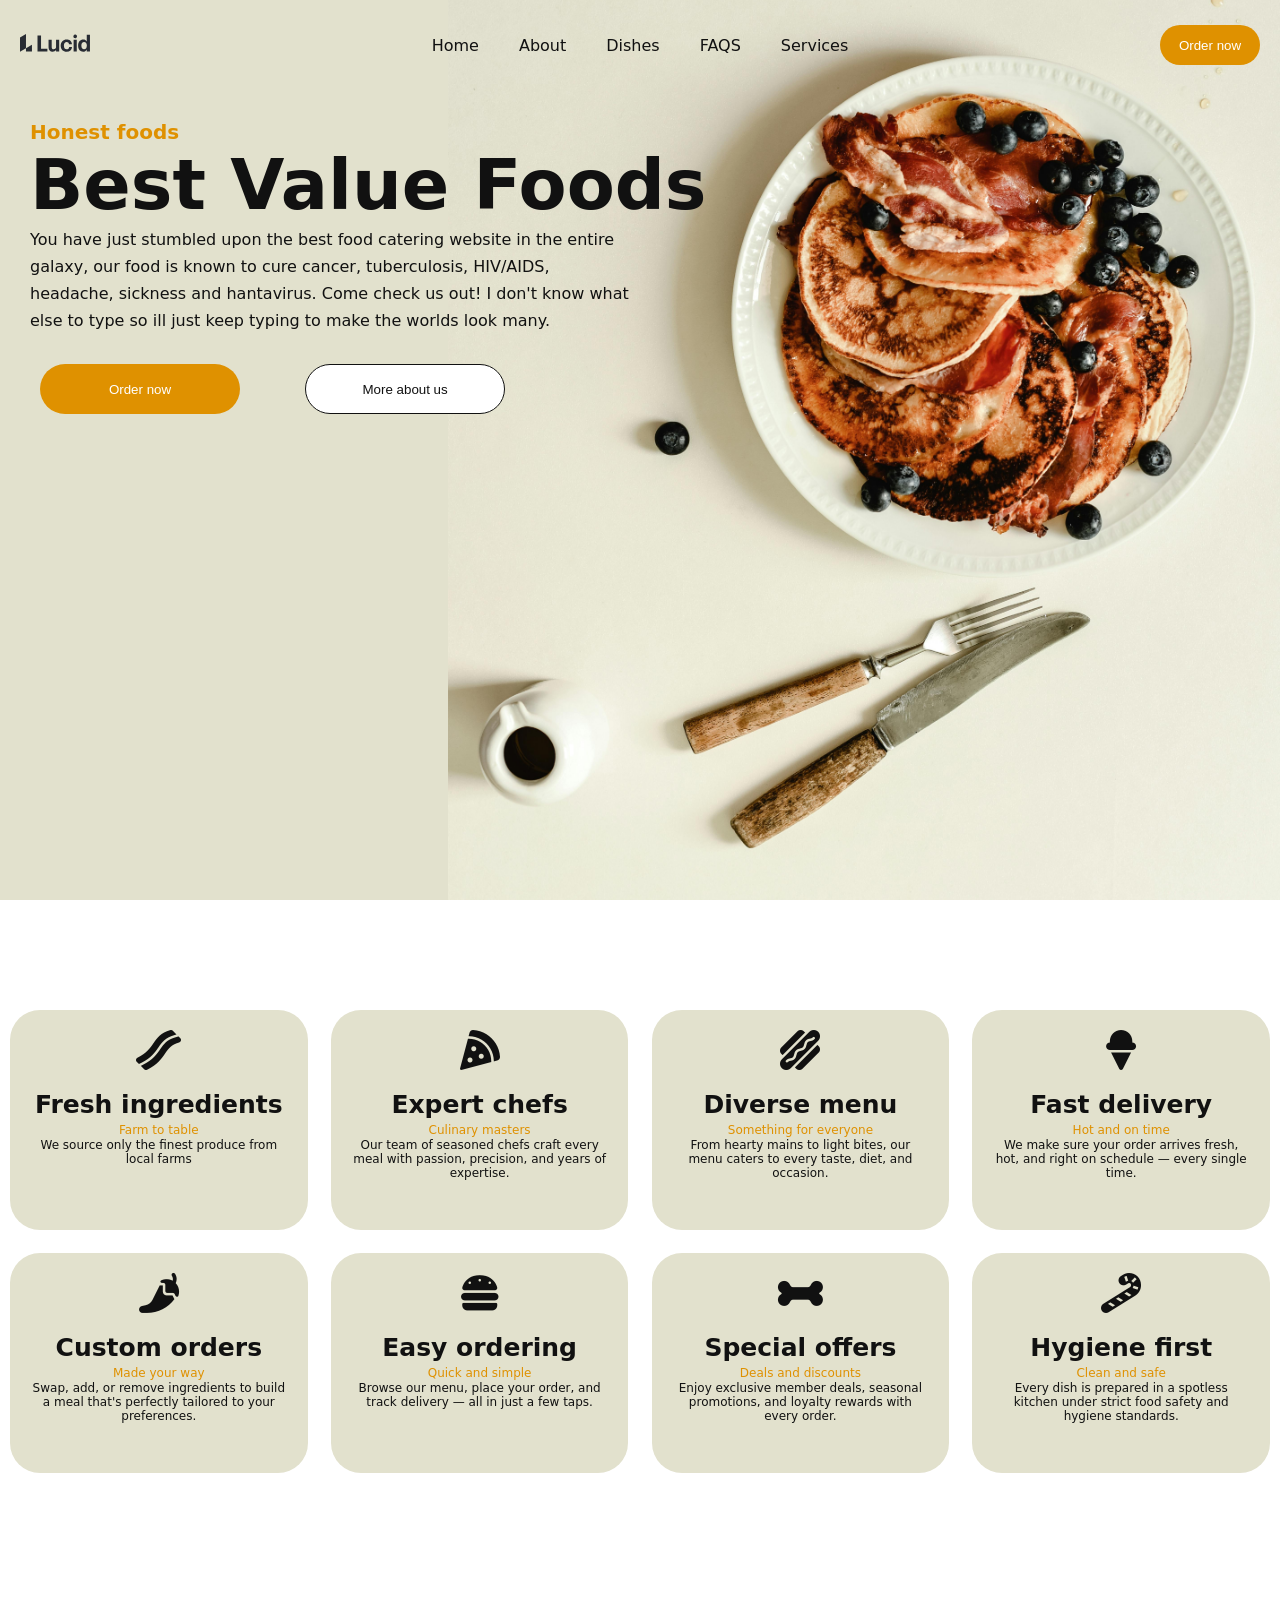
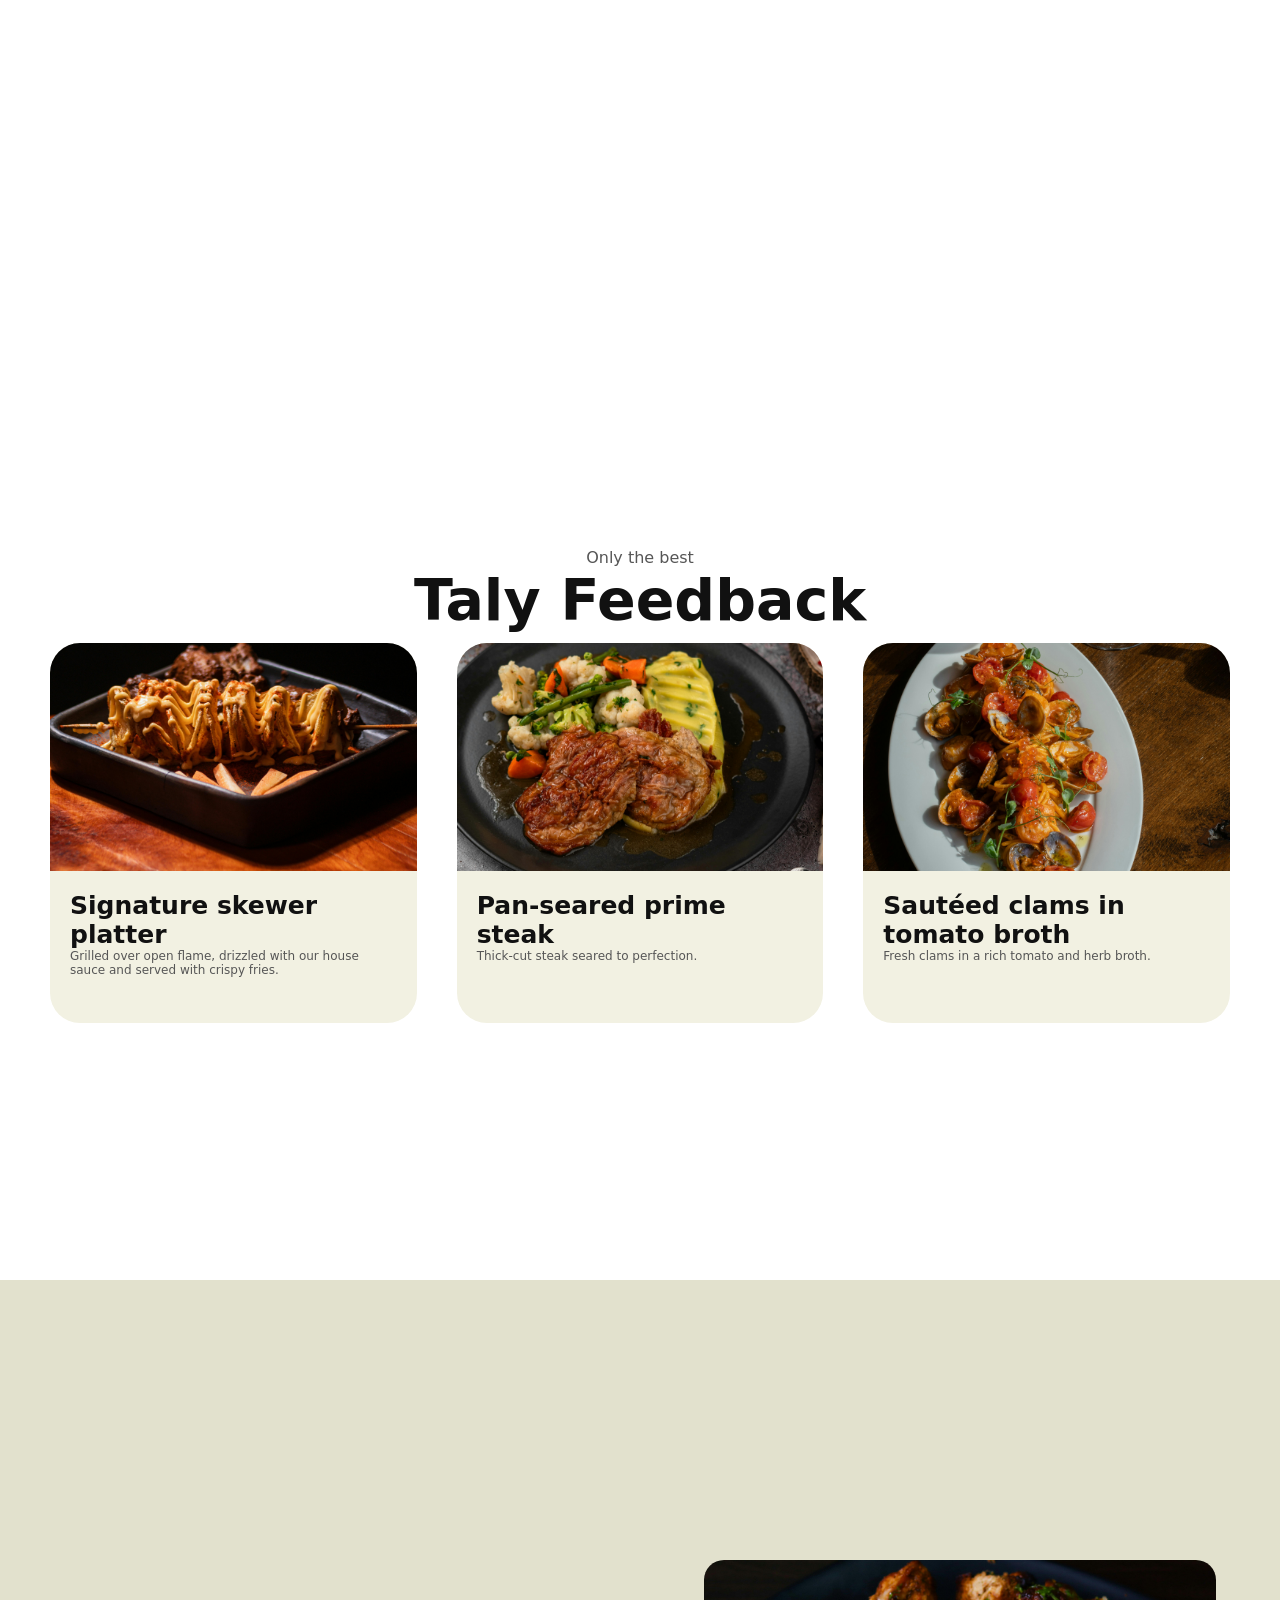
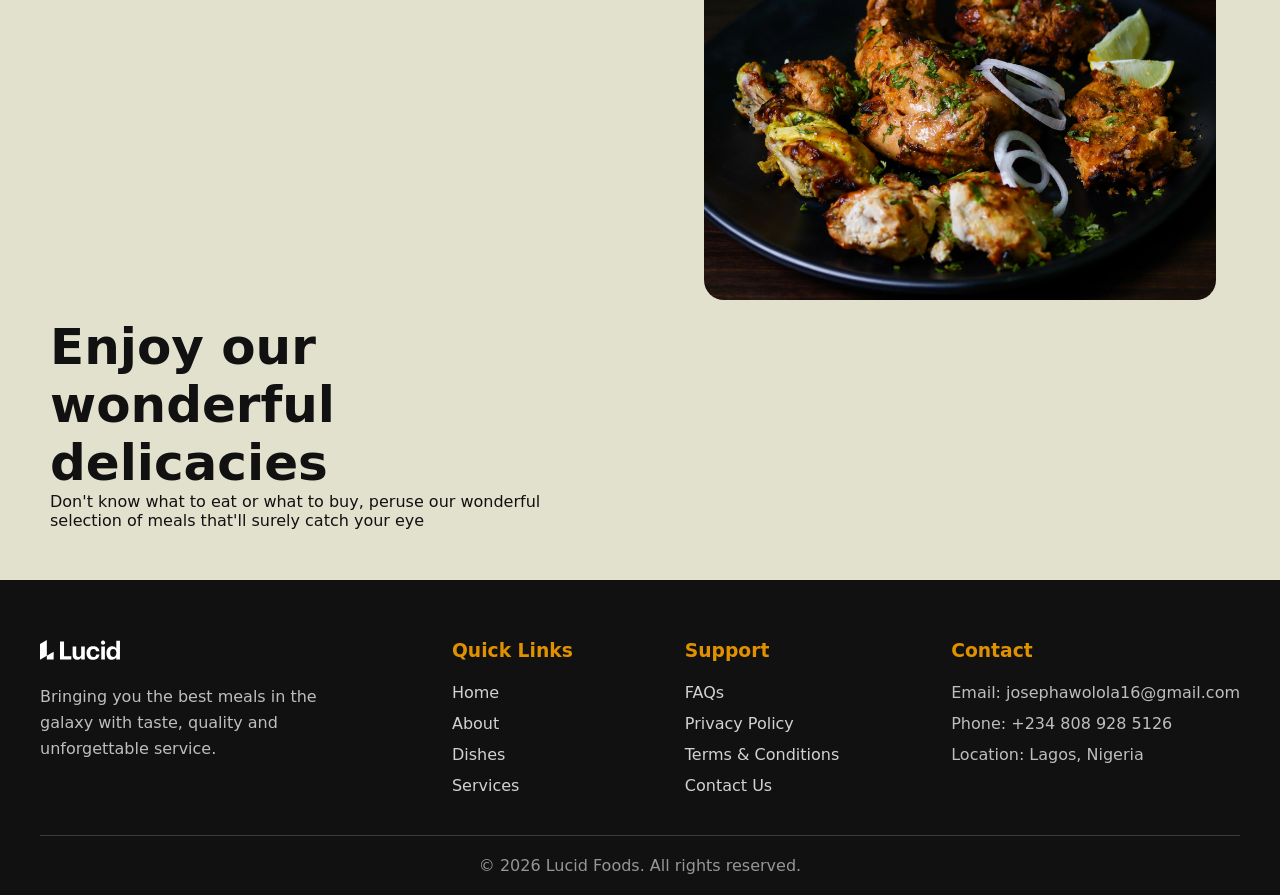
<file: Design 3/Pages/index.html>
<!DOCTYPE html>
<html lang="en">
<head>
    <meta charset="UTF-8">
    <meta name="viewport" content="width=device-width, initial-scale=1.0">
    <title>Food app</title>
    <link rel="stylesheet" href="../style.css">
    <link rel="preconnect" href="https://fonts.googleapis.com">
<link rel="preconnect" href="https://fonts.gstatic.com" crossorigin>
<link href="https://fonts.googleapis.com/css2?family=Akt:wght@100..900&family=Archivo+Black&family=Google+Sans:ital,opsz,wght@0,17..18,400..700;1,17..18,400..700&family=Roboto:ital,wght@0,100..900;1,100..900&display=swap" rel="stylesheet">
<link rel="stylesheet" href="https://cdnjs.cloudflare.com/ajax/libs/font-awesome/6.5.0/css/all.min.css">
</head>
<body>
    <header>
        <nav>
            <h3><a href="index.html"><img src="../Images/lucid.svg" alt="company logo" width="70px"></a></h3>
            <ul>
                <li><a href="index.html">Home</a></li>
                <li><a href="about.html">About</a></li>
                <li><a href="dishes.html">Dishes</a></li>
                <li><a href="faq.html">FAQS</a></li>
                <li><a href="#">Services</a></li>
            </ul>
            <button>Order now</button>
            
        </nav>
        <section class="hero">
            <aside class="text_description">
                <span>Honest foods</span>
                <h1>Best Value Foods</h1>
                <p>You have just stumbled upon the best food catering website in the entire galaxy, our food is known to cure cancer, tuberculosis, HIV/AIDS, headache, sickness and hantavirus. Come check us out! I don't know what else to type so ill just keep typing to make the worlds look many.
                </p>
                
                <button class="order">
                    Order now
                </button>

                <button class="about">
                    More about us
                </button>
            </aside>
        </section>
    </header>
    <main>
        <section class="info_containers">
            <div class="info_box">
                <i class="fas fa-bacon"></i>
                <h4>Fresh ingredients</h4>
                <span>Farm to table</span>
                <p>We source only the finest produce from local farms</p>
            </div>
            <div class="info_box">
                <i class="fas fa-pizza-slice"></i>
                <h4>Expert chefs</h4>
                <span>Culinary masters</span>
                <p>Our team of seasoned chefs craft every meal with passion, precision, and years of expertise.</p>
            </div>
            <div class="info_box">
                <i class="fas fa-hotdog"></i>
                <h4>Diverse menu</h4>
                <span>Something for everyone</span>
                <p>From hearty mains to light bites, our menu caters to every taste, diet, and occasion.</p>
            </div>
            <div class="info_box">
                <i class="fas fa-ice-cream"></i>
                <h4>Fast delivery</h4>
                <span>Hot and on time</span>
                <p>We make sure your order arrives fresh, hot, and right on schedule — every single time.</p>
            </div>
            <div class="info_box">
                <i class="fas fa-pepper-hot"></i>
                <h4>Custom orders</h4>
                <span>Made your way</span>
                <p>Swap, add, or remove ingredients to build a meal that's perfectly tailored to your preferences.</p>
            </div>
            <div class="info_box">
                <i class="fas fa-hamburger"></i>
                <h4>Easy ordering</h4>
                <span>Quick and simple</span>
                <p>Browse our menu, place your order, and track delivery — all in just a few taps.</p>
            </div>
            <div class="info_box">
                <i class="fas fa-bone"></i>
                <h4>Special offers</h4>
                <span>Deals and discounts</span>
                <p>Enjoy exclusive member deals, seasonal promotions, and loyalty rewards with every order.</p>
            </div>
            <div class="info_box">
                <i class="fas fa-candy-cane"></i>
                <h4>Hygiene first</h4>
                <span>Clean and safe</span>
                <p>Every dish is prepared in a spotless kitchen under strict food safety and hygiene standards.</p>
            </div>
        </section>

        <section class="other_content">
            <p>Only the best</p>
            <h2>Taly Feedback</h2>
            <section class="options">
                <div class="option_box">
                    <div id="top1">
                        </div>  
                    <div class="text_bar">
                        <h1>Signature skewer platter</h1>
                        <p>Grilled over open flame, drizzled with our house sauce and served with crispy fries.</p>
                    </div>
                </div>
                <div class="option_box">
                    <div id="top2">
                    </div>  
                    <div class="text_bar">
                        <h1>Pan-seared prime steak</h1>
                        <p>Thick-cut steak seared to perfection.</p>
                    </div>
                </div>
                <div class="option_box">
                    <div id="top3">
                    </div>  
                    <div class="text_bar">
                        <h1>Sautéed clams in tomato broth</h1>
                        <p>Fresh clams in a rich tomato and herb broth.</p>
                    </div>
                </div> 
            </section>
            

        </section>
        <section class="bottom_page">
            <section class="left">
                <h1>Enjoy our wonderful delicacies</h1>
                <p>Don't know what to eat or what to buy, peruse our wonderful selection of meals that'll surely catch your eye</p>
            </section>      
            <section class="right">
                <img src="../Images/pexels-sohanikamat-8284645.jpg" alt="A chicken dinner">
            </section>  
        </section>
    </main>
    <footer>
    <section class="footer_container">
        <div class="footer_brand">
            <img src="../Images/lucid.svg" alt="company logo" width="80px">
            <p>
                Bringing you the best meals in the galaxy with taste,
                quality and unforgettable service.
            </p>
        </div>

        <div class="footer_links">
            <h3>Quick Links</h3>
            <a href="index.html">Home</a>
            <a href="#">About</a>
            <a href="dishes.html">Dishes</a>
            <a href="#">Services</a>
        </div>

        <div class="footer_links">
            <h3>Support</h3>
            <a href="#">FAQs</a>
            <a href="#">Privacy Policy</a>
            <a href="#">Terms & Conditions</a>
            <a href="#">Contact Us</a>
        </div>

        <div class="footer_contact">
            <h3>Contact</h3>
            <p>Email: josephawolola16@gmail.com</p>
            <p>Phone: +234 808 928 5126</p>
            <p>Location: Lagos, Nigeria</p>
        </div>
    </section>

    <div class="footer_bottom">
        <p>© 2026 Lucid Foods. All rights reserved.</p>
    </div>
    <script src="../main.js"></script>
</footer>
</body>
</html>
</file>
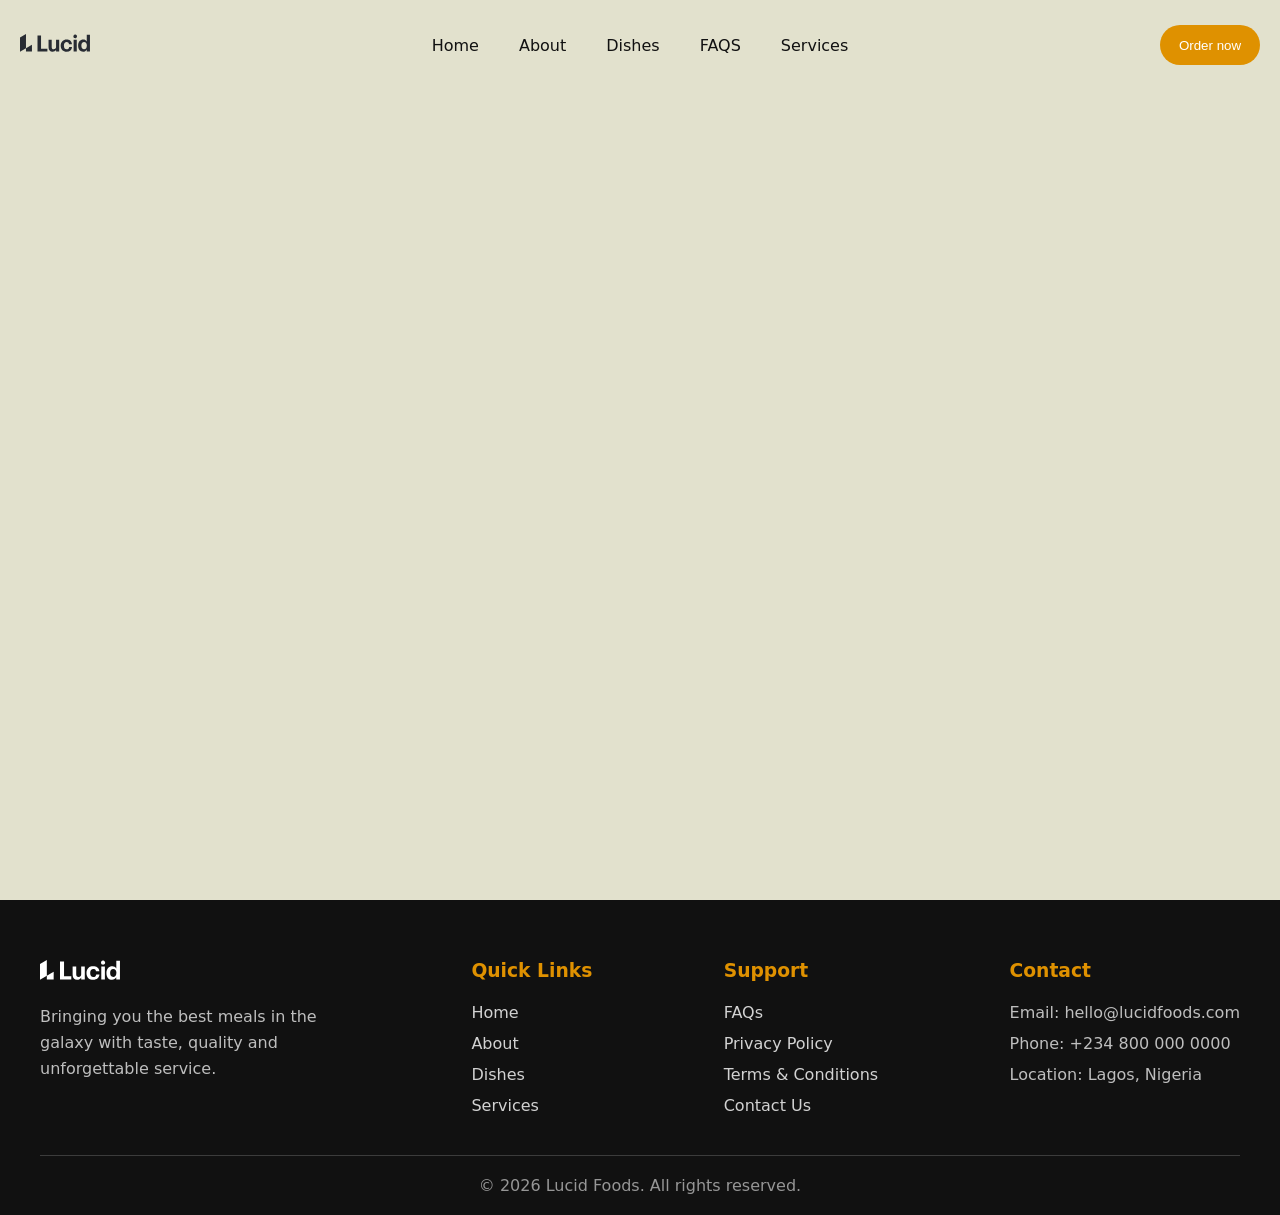
<file: Design 3/Pages/about.html>
<!DOCTYPE html>
<html lang="en">
<head>
    <meta charset="UTF-8">
    <meta name="viewport" content="width=device-width, initial-scale=1.0">
    <title>FAQ's</title>
    <link rel="stylesheet" href="../style.css">
    <link rel="stylesheet" href="../about.css">
</head>
<body>
    <header>
        <nav>
            <h3><a href="#"><img src="../Images/lucid.svg" alt="company logo" width="70px"></a></h3>
            <ul>
                <li><a href="index.html">Home</a></li>
                <li><a href="about.html">About</a></li>
                <li><a href="dishes.html">Dishes</a></li>
                <li><a href="faq.html">FAQS</a></li>
                <li><a href="#">Services</a></li>
            </ul>
            <button>Order now</button>
            
        </nav>
    </header>
    <main>

    </main>
    <footer>
    <section class="footer_container">
        <div class="footer_brand">
            <img src="../Images/lucid.svg" alt="company logo" width="80px">
            <p>
                Bringing you the best meals in the galaxy with taste,
                quality and unforgettable service.
            </p>
        </div>

        <div class="footer_links">
            <h3>Quick Links</h3>
            <a href="#">Home</a>
            <a href="#">About</a>
            <a href="#">Dishes</a>
            <a href="#">Services</a>
        </div>

        <div class="footer_links">
            <h3>Support</h3>
            <a href="#">FAQs</a>
            <a href="#">Privacy Policy</a>
            <a href="#">Terms & Conditions</a>
            <a href="#">Contact Us</a>
        </div>

        <div class="footer_contact">
            <h3>Contact</h3>
            <p>Email: hello@lucidfoods.com</p>
            <p>Phone: +234 800 000 0000</p>
            <p>Location: Lagos, Nigeria</p>
        </div>
    </section>

    <div class="footer_bottom">
        <p>© 2026 Lucid Foods. All rights reserved.</p>
    </div>
    <script src="../main.js"></script>
</footer>

</body>
</html>
</file>
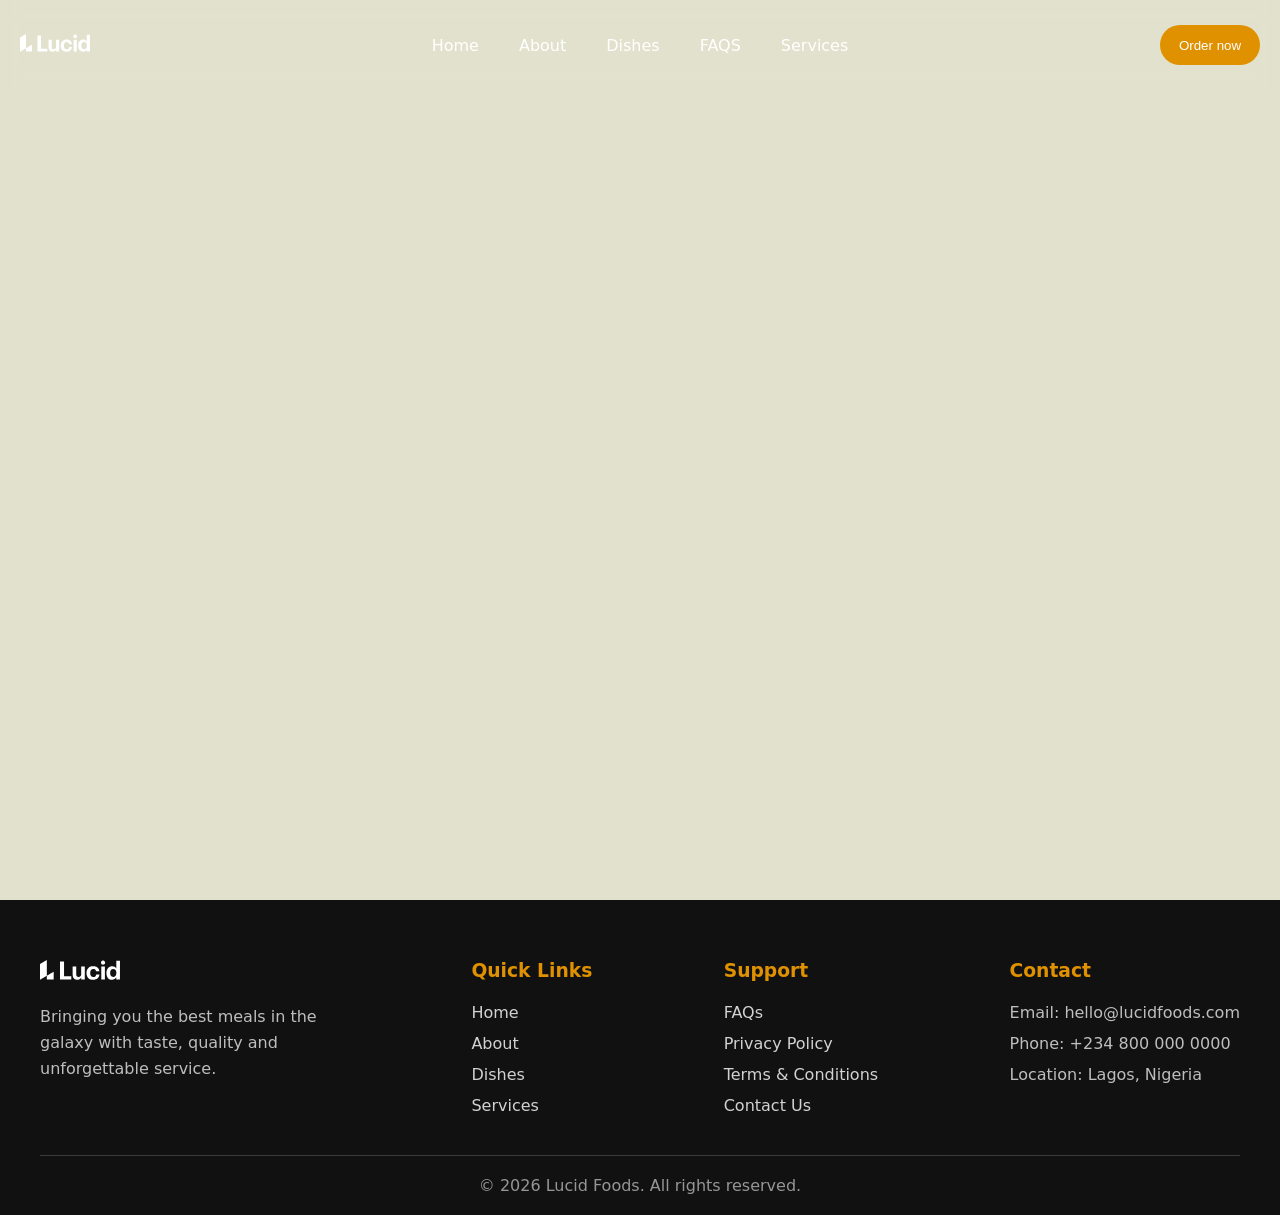
<file: Design 3/Pages/faq.html>
<!DOCTYPE html>
<html lang="en">
<head>
    <meta charset="UTF-8">
    <meta name="viewport" content="width=device-width, initial-scale=1.0">
    <title>FAQ's</title>
    <link rel="stylesheet" href="../style.css">
    <link rel="stylesheet" href="../dishes.css">
</head>
<body>
    <header>
        <nav>
            <h3><a href="#"><img src="../Images/lucid.svg" alt="company logo" width="70px"></a></h3>
            <ul>
                <li><a href="index.html">Home</a></li>
                <li><a href="faq.html">About</a></li>
                <li><a href="dishes.html">Dishes</a></li>
                <li><a href="faq.html">FAQS</a></li>
                <li><a href="#">Services</a></li>
            </ul>
            <button>Order now</button>
            
        </nav>
    </header>
    <main>

    </main>
    <footer>
    <section class="footer_container">
        <div class="footer_brand">
            <img src="../Images/lucid.svg" alt="company logo" width="80px">
            <p>
                Bringing you the best meals in the galaxy with taste,
                quality and unforgettable service.
            </p>
        </div>

        <div class="footer_links">
            <h3>Quick Links</h3>
            <a href="#">Home</a>
            <a href="#">About</a>
            <a href="#">Dishes</a>
            <a href="#">Services</a>
        </div>

        <div class="footer_links">
            <h3>Support</h3>
            <a href="#">FAQs</a>
            <a href="#">Privacy Policy</a>
            <a href="#">Terms & Conditions</a>
            <a href="#">Contact Us</a>
        </div>

        <div class="footer_contact">
            <h3>Contact</h3>
            <p>Email: hello@lucidfoods.com</p>
            <p>Phone: +234 800 000 0000</p>
            <p>Location: Lagos, Nigeria</p>
        </div>
    </section>

    <div class="footer_bottom">
        <p>© 2026 Lucid Foods. All rights reserved.</p>
    </div>
    <script src="../main.js"></script>
</footer>

</body>
</html>
</file>
<file: Design 3/style.css>
* {
    margin: 0;
    padding: 0;
}

:root {
    --background-color: #fff;
    --text-color: #111;
    --accent-color: rgb(223, 145, 0);
    --lighter-color: #E2E1CD;
    --hover-color: rgb(196, 127, 0);
    --secondary-text-color: rgb(86, 86, 86);
}   



body {
    color: var(--text-color);
    background-color: var(--background-color);
    font-family: system-ui, -apple-system, BlinkMacSystemFont, 'Segoe UI', Roboto, Oxygen, Ubuntu, Cantarell, 'Open Sans', 'Helvetica Neue', sans-serif;
}

header {
    width: 100%;
    height: 100vh;
    background-image: url("Images/pexels-eva-bronzini-6864534.jpg");
    background-size: contain;
    background-repeat: no-repeat;
    background-size: 65%;
    background-position: right;
    background-color: var(--lighter-color);
    background-position: right -190px;
    animation: slideImage 1s ease-out forwards;
}

@keyframes slideText {
    from {
        transform: translateY(50px);
        opacity: 0;
    }
    to {
        transform: translateY(0px);
        opacity: 1;
    }
}
@keyframes slideImage {
    from {
        background-position: right -150px;
        opacity: 0;
    } 
    to {
        background-position: right -210px;
        opacity: 1;
    }
}

.text_description span {
    color: var(--accent-color);
    font-weight: bold;
    font-size: 20px;
}

.hero {
    padding: 30px;
}

.text_description h1 {
    font-size: 70px;
    font-weight: bold;
    opacity: 0;
    animation: slideText 1s ease-out forwards;
}

.text_description p {   
    width: 600px;
    line-height: 27px;
    animation: slideText 1s ease-out forwards;
}

.text_description button {
    animation: slideText 1s ease-out forwards;
    
}
header nav h3 {
    position: absolute;
    left: 20px;
}

header nav {
    
    display: flex;
    flex-direction: row;
    justify-content: center;
    height: 10%;
}

header nav ul {
    list-style-type: none;
    display: flex;
    gap: 40px;
}

header nav ul li a {
    text-decoration: none;
    color: var(--text-color);
}

header nav ul li a:hover {
    color: var(--accent-color);
}

header nav {
    display: flex;
    gap: 40px;
    align-items: center;
}

button {
    position: absolute;
    right: 20px;
    width: 100px;
    height: 40px;
    background-color: var(--accent-color);
    border: none;
    border-radius: 20px;
    color: var(--background-color);
    transition: background-color .5s ease;
}

.order, .about {
    position: relative;
    width: 200px;
    height: 50px;
    border-radius: 30px;
    margin: 30px;
}

.about {
    background-color: var(--background-color);
    border: solid 1px var(--text-color);
    color: var(--text-color);
    transition: background-color .5s ease;
}

.about:hover {
    background-color: var(--accent-color);
    color: var(--background-color);
    border: none;

}

button:hover {
    cursor: pointer;
    background-color: var(--hover-color);
}


main .info_containers {
    height: 100vh;
    width: 100%;
    display: grid;  
    grid-template-columns: 1fr 1fr 1fr 1fr;
    grid-template-rows: 15em 15em;  
    grid-gap: .2em;
    justify-content: center;
    padding-top: 100px;
}

@media (max-width: 1000px) {
    main .info_containers{
        grid-template-columns: 1fr 1fr 1fr;
        grid-template-rows: 15em 15em 15em 15em;
        height: auto;  
    }
}
@media (max-width: 760px) {
    main .info_containers{
        grid-template-columns: 1fr 1fr;
        grid-template-rows: 15em 15em 15em 15em;
        height: auto;  
    }
}

.info_containers .info_box {
    border-radius: 30px;
    background-color: var(--lighter-color);   
    margin: 10px;
    padding: 20px;
    justify-content: center;
    align-items: center;
    text-align: center;
}

.info_box h4 {
    font-size: 25px;
}

.info_box span {
    font-size: 12px;
    font-weight: 100;
    color: var(--accent-color);
}

.info_box p {
    font-size: 12px;
}

.info_box i{
    font-size: 40px;
    margin-bottom: 20px;
}

.other_content {
    padding: 40px;
    display: flex;
    flex-direction: column;
    align-items: center;
    justify-content: center;
    height: 100vh;
    
}

h2 {
    font-size: 57px;
}

.other_content p {
    
    color: var(--secondary-text-color);
}

.options{
    width: 100%;
    height: 400px;
    display: grid;
    grid-template-columns: 1fr 1fr 1fr;
    grid-template-rows: 1fr;
    grid-gap: .2em;
    gap: 20px;
    justify-content: center;
}

.options .option_box:hover {
    cursor: pointer;
    box-shadow: 3px 3px 10px grey;
    
}

.options .option_box {
    background-color: #f2f1e2;
    margin: 10px;
    border-radius: 30px;
    transform: translateY(50px);
    transition: box-shadow .5s ease;
}

.visible {
  opacity: 0;
  animation: 1s ease-out 0s 1 slideInFromBottom forwards;
}

@keyframes slideInFromBottom {
  0% {
    transform: translateY(50px);
    opacity: 0;
  }
  100% {
    transform: translateY(0);
    opacity: 1;
  }
}



.option_box .text_bar {
    padding: 20px;
}
.text_bar h1 
{
    font-size: 25px;
}
.option_box .text_bar p {
    width: 300px;
    font-size: 12px;
}

.options .option_box div {
    border-radius: 30px 30px 0 0 ;
}

@media (max-width: 760px) {
    .options {
        grid-template-columns: 1fr ;
        grid-template-rows: 1fr 1fr 1fr;
        height: auto;
    }
}


.options .option_box #top1 {
    width: 100%;
    height: 60%;
    background-image: url("Images/pexels-diego-cancino-467067322-32757022.jpg");
    background-size: 100%;
    background-position: right -300px;
    background-repeat: no-repeat;
}

#top2 {
    width: 100%;
    height: 60%;
    background-image: url("Images/pexels-peep-this-photo-1766934996-31846709.jpg");
    background-size: 100%;
    background-position: right -100px;
    background-repeat: no-repeat;
    animation-delay: .5s;
}

#top3 {
    width: 100%;
    height: 60%;
    background-image: url("Images/pexels-ionela-mat-268382825-19671382.jpg");
    background-size: 100%;
    background-position: right -250px;
    background-repeat: no-repeat;
    animation-delay: .9s;
}
.options .option_box img {
    width: 100%;
    
}

.bottom_page {
    height: 100vh;
    background-color: #E2E1CD;
    width: 100%;
    position: relative;
    display: grid;
    grid-template-columns: 1fr 1fr;
    grid-template-rows: 1fr;
}

.bottom_page section {
    display: flex;
    align-items: center;
    justify-content: center;

}
.bottom_page .left {
    flex-direction: column;
    text-align: left;
    justify-content: end;
    padding: 50px;
}

.bottom_page .left h1 {
    font-size: 50px;
}

.bottom_page .right img {
    width: 80%;
    border-radius: 20px;
    margin: 30px;
}

footer {
    background-color: #111;
    color: white;
    padding: 60px 40px 20px 40px;
}

.footer_container {
    display: flex;
    justify-content: space-between;
    gap: 50px;
    flex-wrap: wrap;
}

.footer_brand {
    max-width: 300px;
}

.footer_brand img {
    filter: invert(1) brightness(2);
}

.footer_brand p {
    margin-top: 20px;
    line-height: 26px;
    color: rgb(190, 190, 190);
}

.footer_links,
.footer_contact {
    display: flex;
    flex-direction: column;
    gap: 12px;
}

.footer_links h3,
.footer_contact h3 {
    margin-bottom: 10px;
    color: var(--accent-color);
}

.footer_links a {
    text-decoration: none;
    color: rgb(210, 210, 210);
    transition: 0.3s;
}

.footer_links a:hover {
    color: var(--accent-color);
}

.footer_contact p {
    color: rgb(190, 190, 190);
}

.footer_bottom {
    border-top: 1px solid rgb(60, 60, 60);
    margin-top: 40px;
    padding-top: 20px;
    text-align: center;
    color: rgb(150, 150, 150);
}


@media(max-width: 768px) {
    .footer_container {
        flex-direction: column;
    }

    .footer_brand {
        max-width: 100%;
    }
}


@media (max-width: 760px) {
    

    .text_description p {
        width: 500px;
        line-height: 30px;
    }

    .other_content {
        height: auto;
    }

    .options {
        flex-direction: column;
        
    }

    .options .option_box {
        width: 500px;
        height: 400px;
    }

    .bottom_page {
        grid-template-columns: 1fr;
        grid-template-rows: 1fr 1fr;
        height: auto;
    }

    .bottom_page .left, .right {
        position: relative;
    }
}

@media (max-width: 1200px){
    header {
        background-image: none;
    }
}
</file>
<file: Design 3/about.css>
:root {
    --background-color: #fff;
    --text-color: #111;
    --accent-color: rgb(223, 145, 0);
    --lighter-color: #E2E1CD;
    --hover-color: rgb(196, 127, 0);
    --secondary-text-color: rgb(86, 86, 86);
}

html {
    scroll-behavior: smooth;
}

header {
    background-image: none;
    height: 100vh;
}
</file>
<file: Design 3/dishes.css>
:root {
    --background-color: #fff;
    --text-color: #111;
    --accent-color: rgb(223, 145, 0);
    --lighter-color: #E2E1CD;
    --hover-color: rgb(196, 127, 0);
    --secondary-text-color: rgb(86, 86, 86);
}

html {
    scroll-behavior: smooth;
}

header {
    background-image: none;
    height: 100vh;
}

nav {
    position: absolute;
    display: flex;
    z-index: 12;
    width: 100%;
    backdrop-filter: blur(10px);
}

nav h3 a img {
    filter: invert(1) brightness(2);
}

header nav ul li a {
    color: var(--background-color);
}
header nav ul li a:hover {
    color: var(--accent-color);
}

header {
    color: #fff;
}

.text button {
    width: 200px;
    height: 50px;
    border-radius: 30px;
    position: relative;
    margin-left: 20px;
}


.forecontent {
    
    display: flex;
    flex-direction: column;
    align-items: left;
    position: relative;
    height: 100vh;
}

.text {
    padding: 40px;
    z-index: 1;
    position: absolute;
    height: 100vh;
    text-align: left;
    line-height: 40px;
    top: 300px;
}

.text p {
    width: 500px;
    padding: 20px 0;
}

.forecontent .carousel-wrapper {
    position: absolute;
    z-index: 0;
}
h1 {
    font-size: 70px;
    color: var(--accent-color);
}

.carousel-wrapper {
      position: relative;
      width: 100%;
      max-width: 100%;
    }

    .carousel {
      overflow: hidden;
      height: 110vh;
    }

    .carousel-track {
      display: flex;
      transition: transform 1.2s ease-in-out;
      
    }

    .carousel-track img {
      min-width: 100%;
      height: 100vh;
      object-fit: cover;
      filter: brightness(60%);
    }

   
    .dots {
      position: absolute;
      justify-self: center;
      display: flex;
      justify-content: center;
      gap: 8px;
      transform: translateY(-40px);
    }

    .dot {
      width: 10px;
      height: 10px;
      border-radius: 50%;
      background: #555;
      cursor: pointer;
      transition: background 0.3s;
      
    }
    .dot.active { background: var(--accent-color); }

.food_page {
    display: grid;
    min-height: 100vh;
    height: auto;
    width: 100%;
    background-color: var(--lighter-color);
    grid-template-columns: 1rem 1rem 1rem;
    grid-template-rows: auto;
    grid-gap: 2em;
    background-color: red;
    padding: 10px;
    justify-content: center;
    align-items: center;
    position: relative;

}

.food_page div {
    border-radius: 20px;
    width: 300px;
    height: 300px;
    background-color: green;
    padding: 20px;
    justify-content: center;
}
</file>
